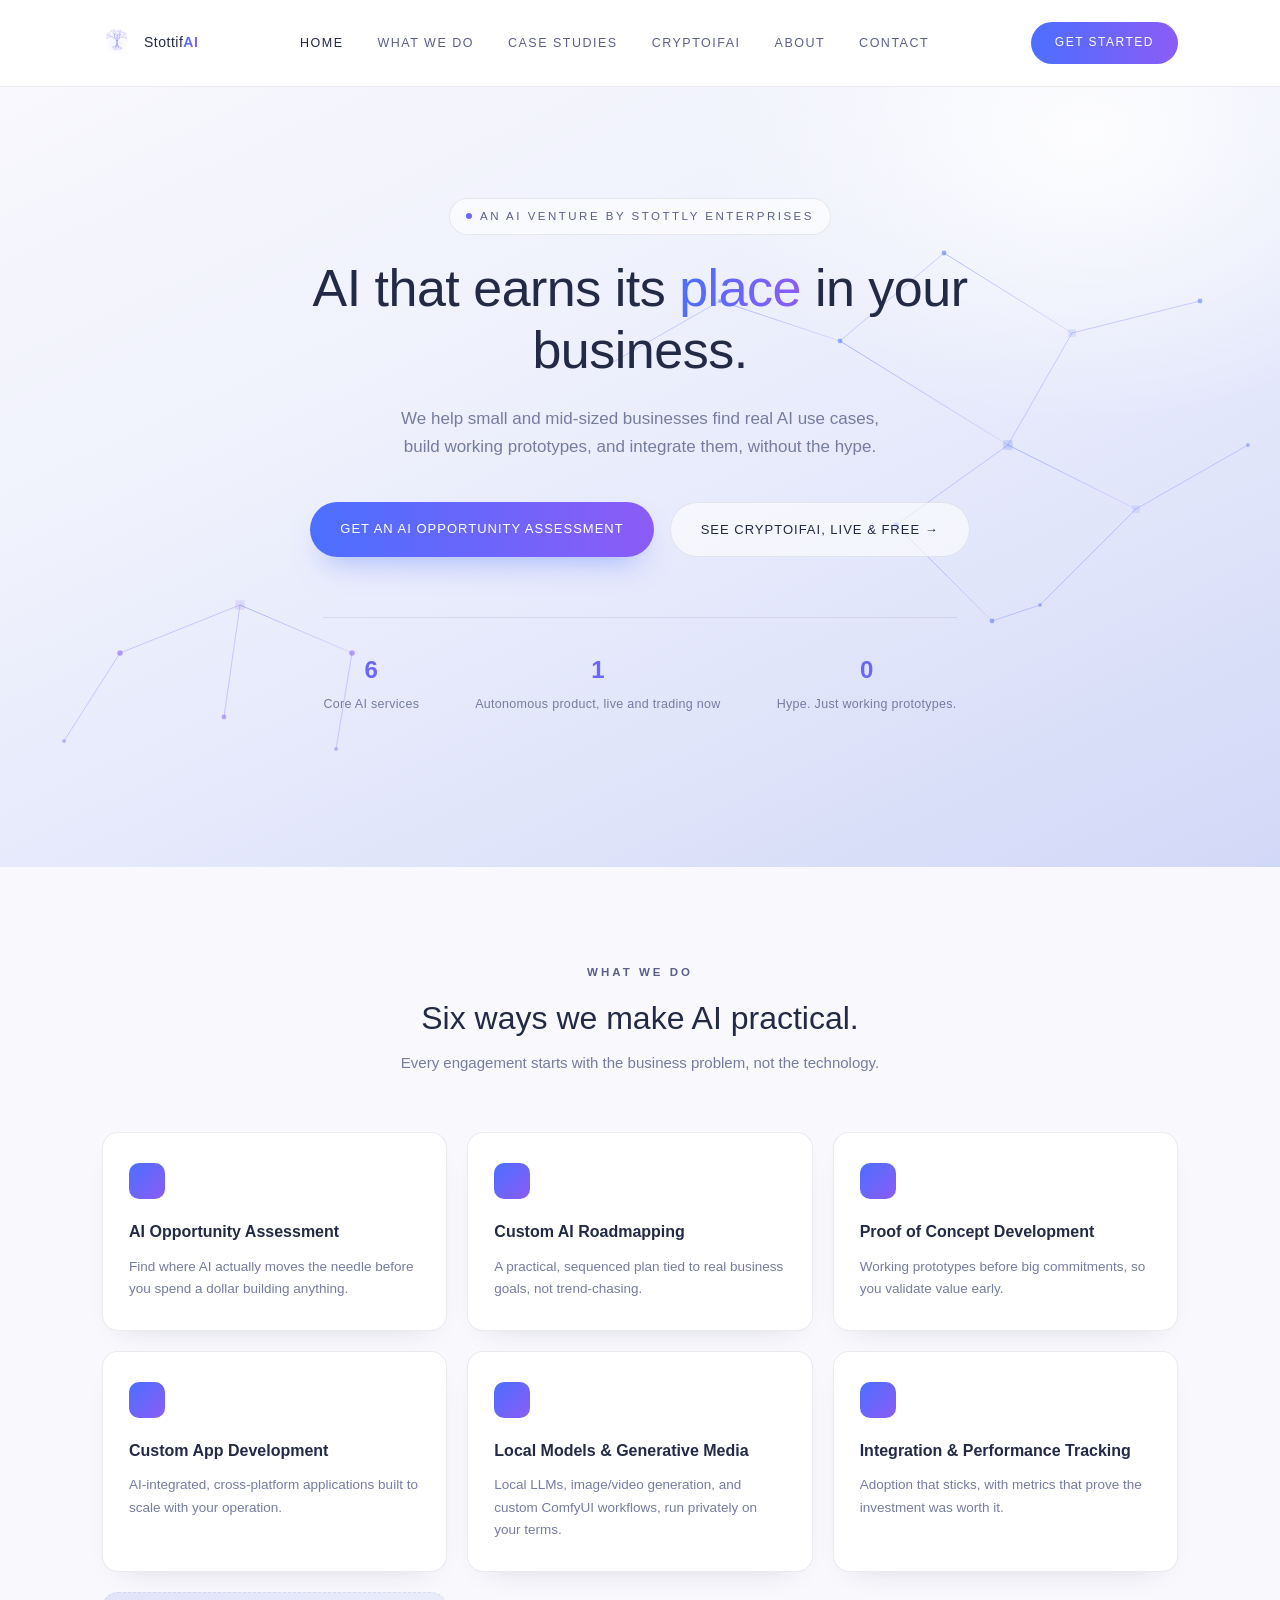
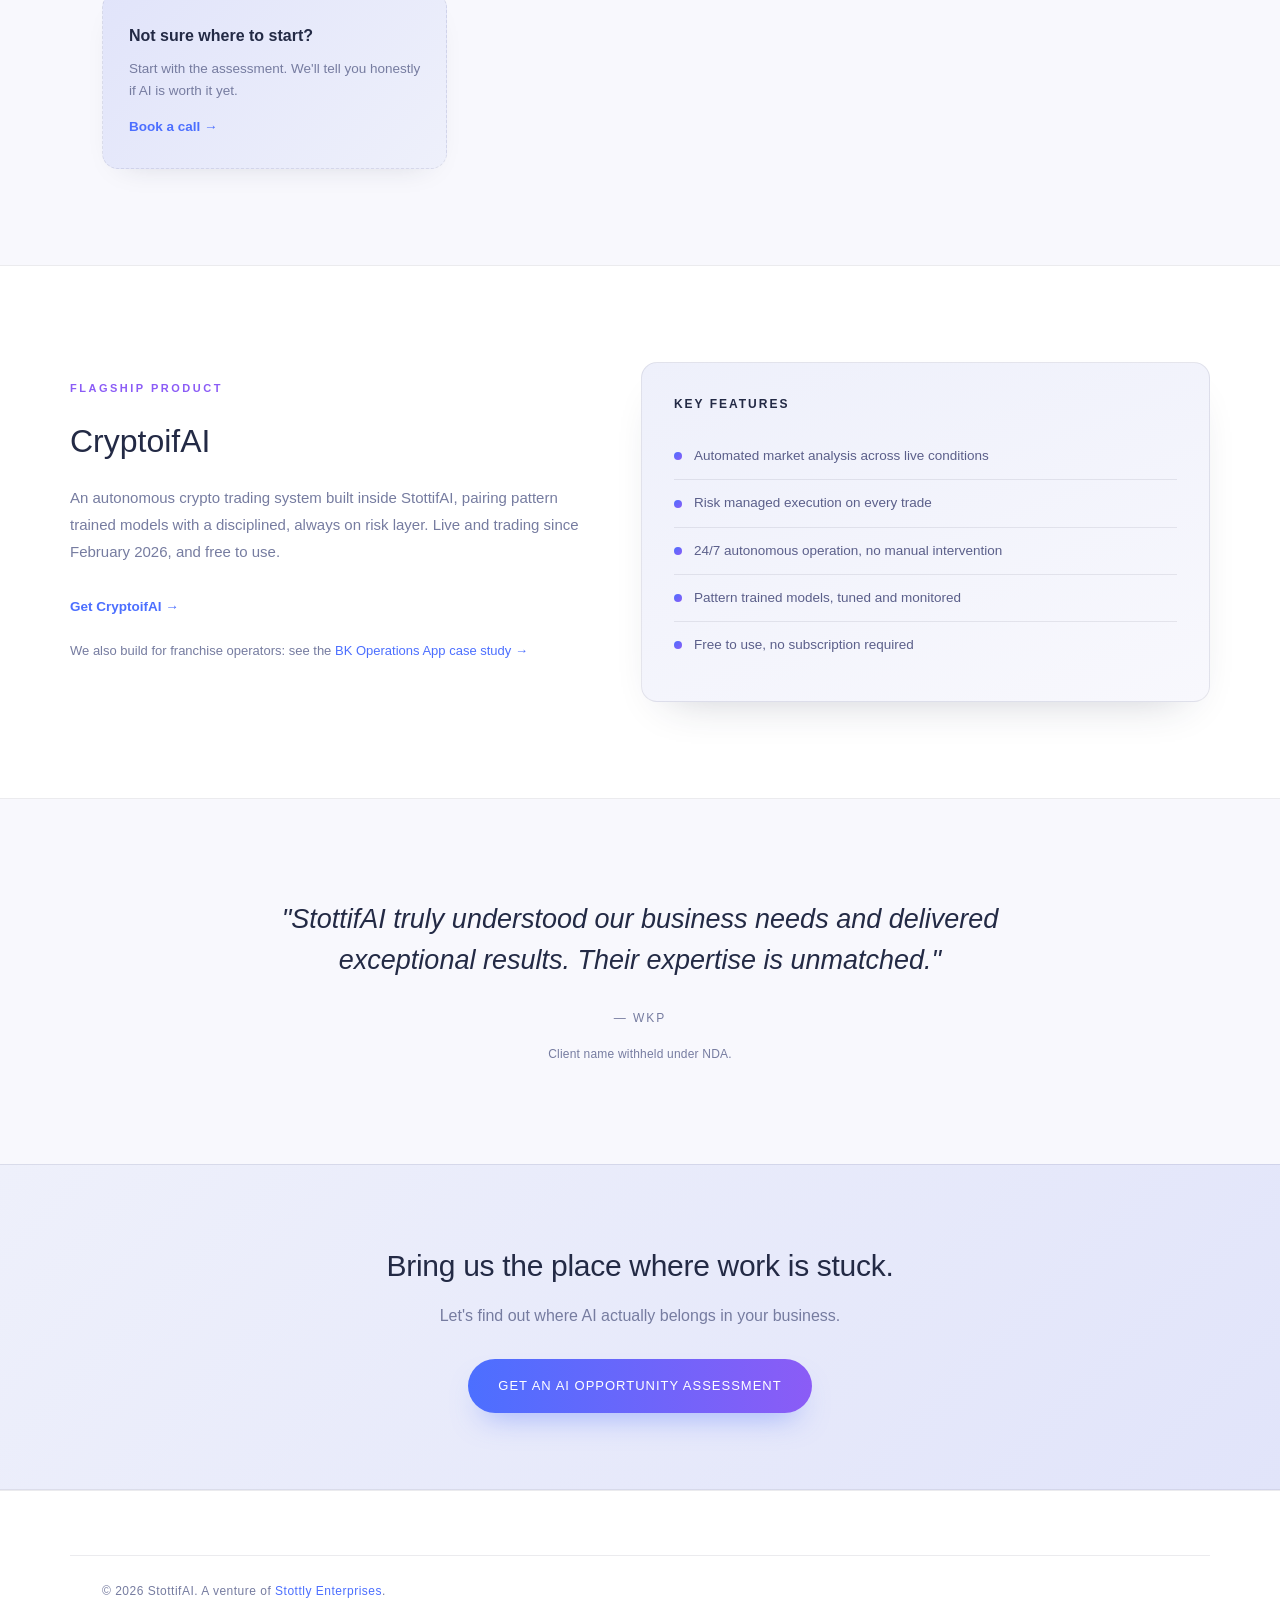
<file: index.html>
<!DOCTYPE html>
<html lang="en">
<head>
<meta charset="UTF-8">
<meta name="viewport" content="width=device-width, initial-scale=1.0">
<title>Stottifai Homepage</title>
<link rel="stylesheet" href="stottifai-style.css">
<link rel="icon" type="image/svg+xml" href="stottifai-logo.svg">
</head>
<body>
<header class="site-header">
<nav>
  <a class="brand" href="index.html">
    <img src="stottifai-logo.svg" alt="StottifAI" style="width:30px;height:30px;display:block;">
    <span class="name">Stottif<b>AI</b></span>
  </a>
  <div class="nav-links"><a href="index.html" class="active">Home</a><a href="what-we-do.html">What We Do</a><a href="case-studies.html">Case Studies</a><a href="cryptoifai.html">CryptoifAI</a><a href="about.html">About</a><a href="contact.html">Contact</a></div>
  <a class="nav-cta" href="contact.html">Get Started</a>
</nav>
</header>
<section class="hero">
  <div class="hero-bg">
    <svg viewBox="0 0 1600 800" xmlns="http://www.w3.org/2000/svg">
      <defs>
        <filter id="glow"><feGaussianBlur stdDeviation="6"/></filter>
        <linearGradient id="lineGrad" x1="0" y1="0" x2="1" y2="1">
          <stop offset="0%" stop-color="#4C6FFF" stop-opacity="0.45"/>
          <stop offset="100%" stop-color="#8B5CF6" stop-opacity="0.15"/>
        </linearGradient>
      </defs>
      <!-- constellation network -->
      <g stroke="url(#lineGrad)" stroke-width="1.2" fill="none">
        <line x1="1180" y1="120" x2="1340" y2="220"/>
        <line x1="1340" y1="220" x2="1260" y2="360"/>
        <line x1="1180" y1="120" x2="1050" y2="230"/>
        <line x1="1050" y1="230" x2="1260" y2="360"/>
        <line x1="1050" y1="230" x2="900" y2="180"/>
        <line x1="1340" y1="220" x2="1500" y2="180"/>
        <line x1="1260" y1="360" x2="1420" y2="440"/>
        <line x1="1420" y1="440" x2="1560" y2="360"/>
        <line x1="1260" y1="360" x2="1120" y2="460"/>
        <line x1="1120" y1="460" x2="1240" y2="580"/>
        <line x1="1420" y1="440" x2="1300" y2="560"/>
        <line x1="1300" y1="560" x2="1240" y2="580"/>
        <line x1="900" y1="180" x2="760" y2="260"/>
        <line x1="150" y1="620" x2="300" y2="560"/>
        <line x1="300" y1="560" x2="280" y2="700"/>
        <line x1="150" y1="620" x2="80" y2="730"/>
        <line x1="300" y1="560" x2="440" y2="620"/>
        <line x1="440" y1="620" x2="420" y2="740"/>
      </g>
      <g fill="#4C6FFF">
        <circle cx="1180" cy="120" r="3" opacity="0.55"/>
        <circle cx="1340" cy="220" r="4" opacity="0.7" filter="url(#glow)"/>
        <circle cx="1260" cy="360" r="5" opacity="0.8" filter="url(#glow)"/>
        <circle cx="1050" cy="230" r="3" opacity="0.5"/>
        <circle cx="900" cy="180" r="2.5" opacity="0.45"/>
        <circle cx="1500" cy="180" r="3" opacity="0.5"/>
        <circle cx="1420" cy="440" r="4" opacity="0.65" filter="url(#glow)"/>
        <circle cx="1560" cy="360" r="2.5" opacity="0.4"/>
        <circle cx="1120" cy="460" r="3.5" opacity="0.55"/>
        <circle cx="1240" cy="580" r="3" opacity="0.5"/>
        <circle cx="1300" cy="560" r="2.5" opacity="0.4"/>
        <circle cx="760" cy="260" r="2" opacity="0.35"/>
      </g>
      <g fill="#8B5CF6">
        <circle cx="150" cy="620" r="3.5" opacity="0.55"/>
        <circle cx="300" cy="560" r="4.5" opacity="0.7" filter="url(#glow)"/>
        <circle cx="280" cy="700" r="3" opacity="0.5"/>
        <circle cx="80" cy="730" r="2.5" opacity="0.4"/>
        <circle cx="440" cy="620" r="3.5" opacity="0.55"/>
        <circle cx="420" cy="740" r="2.5" opacity="0.4"/>
      </g>
    </svg>
  </div>

  <div class="hero-content">
    <div class="eyebrow">An AI venture by Stottly Enterprises</div>
    <h1>AI that earns its <span class="grad-text">place</span> in your business.</h1>
    <p>We help small and mid-sized businesses find real AI use cases, build working prototypes, and integrate them, without the hype.</p>
    <div class="btn-row">
      <a class="btn-primary" href="contact.html">Get an AI Opportunity Assessment</a>
      <a class="btn-secondary" href="cryptoifai.html">See CryptoifAI, live &amp; free →</a>
    </div>
    <div class="stats">
      <div><b>6</b><span>Core AI services</span></div>
      <div><b>1</b><span>Autonomous product, live and trading now</span></div>
      <div><b>0</b><span>Hype. Just working prototypes.</span></div>
    </div>
  </div>
</section>

<section class="section">
  <div class="wrap">
    <div class="section-head">
      <div class="section-label">What We Do</div>
      <h2>Six ways we make AI practical.</h2>
      <p>Every engagement starts with the business problem, not the technology.</p>
    </div>
    <div class="pillars">
      <div class="pillar">
        <div class="icon"></div>
        <h3>AI Opportunity Assessment</h3>
        <p>Find where AI actually moves the needle before you spend a dollar building anything.</p>
      </div>
      <div class="pillar">
        <div class="icon"></div>
        <h3>Custom AI Roadmapping</h3>
        <p>A practical, sequenced plan tied to real business goals, not trend-chasing.</p>
      </div>
      <div class="pillar">
        <div class="icon"></div>
        <h3>Proof of Concept Development</h3>
        <p>Working prototypes before big commitments, so you validate value early.</p>
      </div>
      <div class="pillar">
        <div class="icon"></div>
        <h3>Custom App Development</h3>
        <p>AI-integrated, cross-platform applications built to scale with your operation.</p>
      </div>
      <div class="pillar">
        <div class="icon"></div>
        <h3>Local Models &amp; Generative Media</h3>
        <p>Local LLMs, image/video generation, and custom ComfyUI workflows, run privately on your terms.</p>
      </div>
      <div class="pillar">
        <div class="icon"></div>
        <h3>Integration &amp; Performance Tracking</h3>
        <p>Adoption that sticks, with metrics that prove the investment was worth it.</p>
      </div>
      <div class="pillar cta-pillar">
        <h3>Not sure where to start?</h3>
        <p>Start with the assessment. We'll tell you honestly if AI is worth it yet.</p>
        <a class="case-link" href="contact.html">Book a call →</a>
      </div>
    </div>
  </div>
</section>

<section class="case">
  <div class="wrap case-inner">
    <div>
      <div class="case-tag">Flagship Product</div>
      <h2>CryptoifAI</h2>
      <p>An autonomous crypto trading system built inside StottifAI, pairing pattern trained models with a disciplined, always on risk layer. Live and trading since February 2026, and free to use.</p>
      <a class="case-link" href="cryptoifai.html">Get CryptoifAI →</a>
      <p style="font-size:13px;color:var(--muted);margin-top:20px;">We also build for franchise operators: see the <a href="case-studies.html" style="color:var(--blue);font-weight:500;">BK Operations App case study →</a></p>
    </div>
    <div class="case-panel">
      <div class="title">Key Features</div>
      <div class="feature-row"><div class="dot"></div>Automated market analysis across live conditions</div>
      <div class="feature-row"><div class="dot"></div>Risk managed execution on every trade</div>
      <div class="feature-row"><div class="dot"></div>24/7 autonomous operation, no manual intervention</div>
      <div class="feature-row"><div class="dot"></div>Pattern trained models, tuned and monitored</div>
      <div class="feature-row"><div class="dot"></div>Free to use, no subscription required</div>
    </div>
  </div>
</section>

<section class="testimonial">
  <div class="wrap">
    <blockquote>"StottifAI truly understood our business needs and delivered exceptional results. Their expertise is unmatched."</blockquote>
    <cite>— WKP</cite>
    <p style="font-size:12px;color:var(--muted);margin-top:14px;letter-spacing:0.2px;">Client name withheld under NDA.</p>
  </div>
</section>

<section class="cta-band">
  <div class="wrap">
    <h2>Bring us the place where work is stuck.</h2>
    <p>Let's find out where AI actually belongs in your business.</p>
    <a class="btn-primary" href="contact.html">Get an AI Opportunity Assessment</a>
  </div>
</section>

<footer>
  <div class="wrap footer-bottom">
    <div>&copy; 2026 StottifAI. A venture of <a href="https://www.stottlyenterprises.com/" style="color:var(--blue);font-weight:500;">Stottly Enterprises</a>.</div>
  </div>
</footer>

<script src="https://helloskip.com/agent.js" data-agent-id="7RwCEiIXeglIzRmdTu8L"></script>
</body>
</html>
</file>
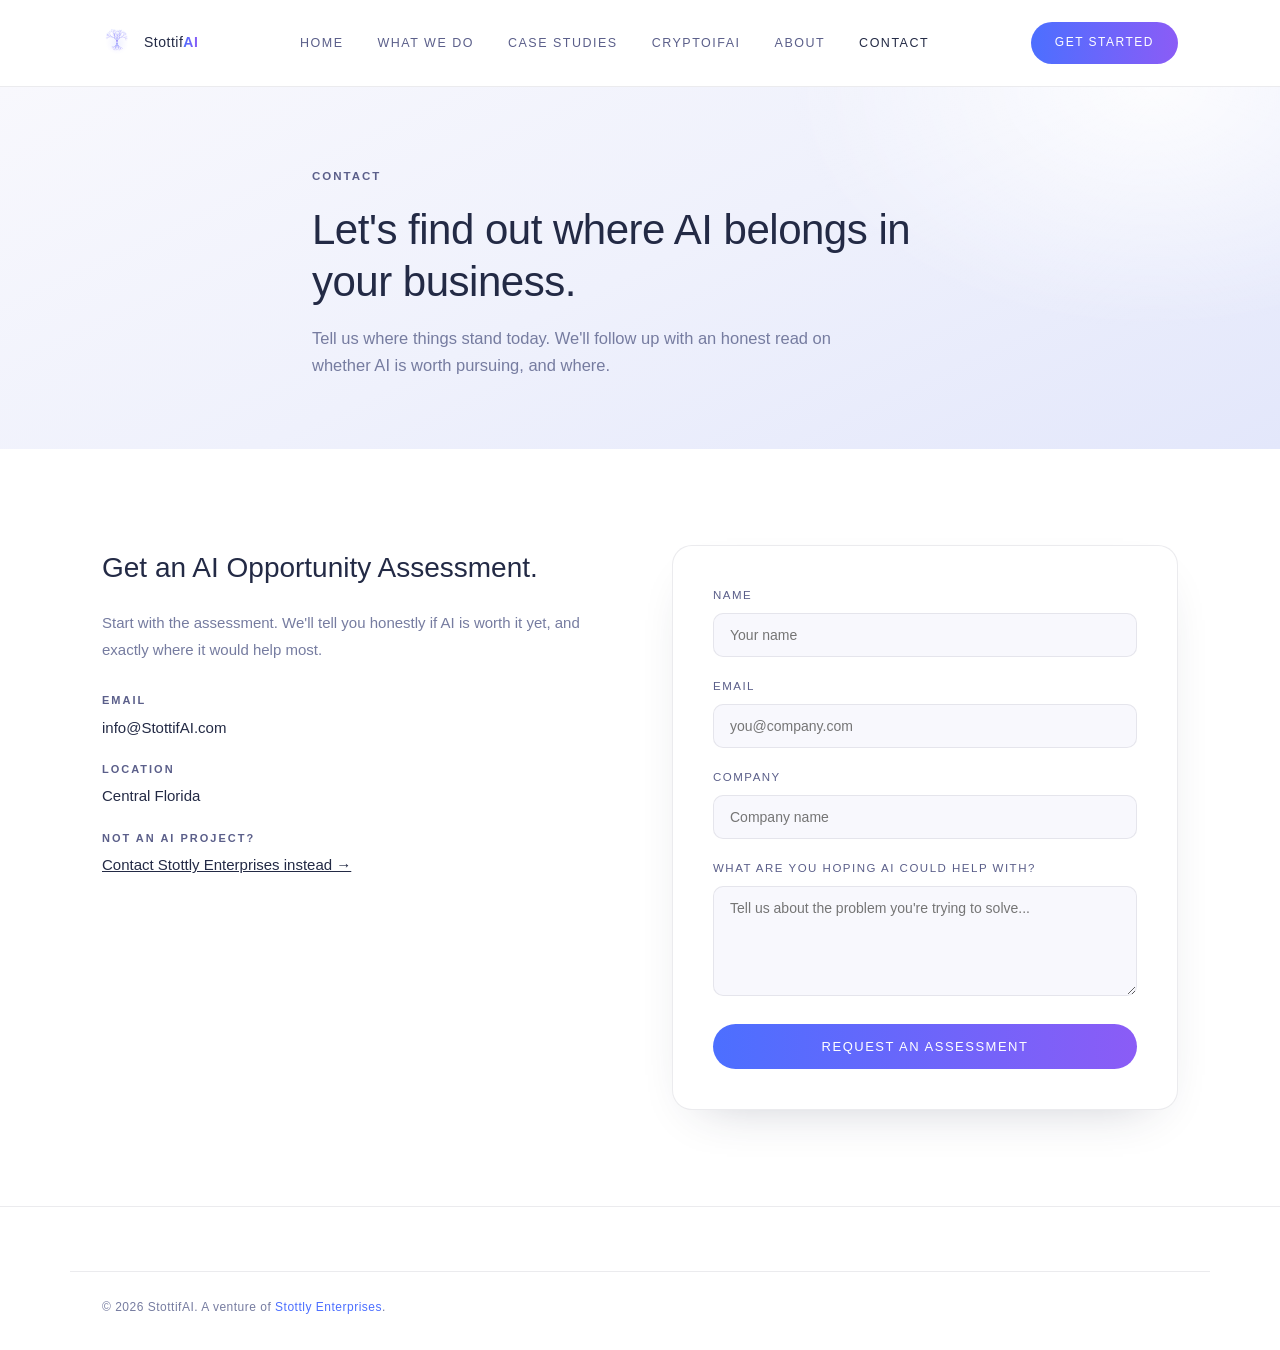
<file: contact.html>
<!DOCTYPE html>
<html lang="en">
<head>
<meta charset="UTF-8">
<meta name="viewport" content="width=device-width, initial-scale=1.0">
<title>Contact | StottifAI</title>
<link rel="stylesheet" href="stottifai-style.css">
<link rel="icon" type="image/svg+xml" href="stottifai-logo.svg">
</head>
<body>
<header class="site-header">
<nav>
  <a class="brand" href="index.html">
    <img src="stottifai-logo.svg" alt="StottifAI" style="width:30px;height:30px;display:block;">
    <span class="name">Stottif<b>AI</b></span>
  </a>
  <div class="nav-links"><a href="index.html">Home</a><a href="what-we-do.html">What We Do</a><a href="case-studies.html">Case Studies</a><a href="cryptoifai.html">CryptoifAI</a><a href="about.html">About</a><a href="contact.html" class="active">Contact</a></div>
  <a class="nav-cta" href="contact.html">Get Started</a>
</nav>
</header>

<section class="page-hero">
  <div class="page-hero-bg"></div>
  <div class="wrap page-hero-content">
    <div class="breadcrumb">Contact</div>
    <h1>Let's find out where AI belongs in your business.</h1>
    <p>Tell us where things stand today. We'll follow up with an honest read on whether AI is worth pursuing, and where.</p>
  </div>
</section>

<section class="section section-alt">
  <div class="wrap contact-grid">
    <div class="contact-info">
      <h2>Get an AI Opportunity Assessment.</h2>
      <p>Start with the assessment. We'll tell you honestly if AI is worth it yet, and exactly where it would help most.</p>
      <div class="contact-detail">
        <div class="label">Email</div>
        <div class="value">info@StottifAI.com</div>
      </div>
      <div class="contact-detail">
        <div class="label">Location</div>
        <div class="value">Central Florida</div>
      </div>
      <div class="contact-detail">
        <div class="label">Not an AI project?</div>
        <div class="value"><a href="https://www.stottlyenterprises.com/contact-1" style="text-decoration:underline;">Contact Stottly Enterprises instead →</a></div>
      </div>
    </div>
    <form class="contact-form" action="https://formsubmit.co/info@StottifAI.com" method="POST">
      <input type="hidden" name="_subject" value="New inquiry from StottifAI website">
      <input type="hidden" name="_template" value="table">
      <input type="hidden" name="_captcha" value="false">
      <input type="text" name="_honey" style="display:none">
      <div class="form-row">
        <label>Name</label>
        <input type="text" name="name" placeholder="Your name" required>
      </div>
      <div class="form-row">
        <label>Email</label>
        <input type="email" name="email" placeholder="you@company.com" required>
      </div>
      <div class="form-row">
        <label>Company</label>
        <input type="text" name="company" placeholder="Company name">
      </div>
      <div class="form-row">
        <label>What are you hoping AI could help with?</label>
        <textarea name="message" placeholder="Tell us about the problem you're trying to solve..."></textarea>
      </div>
      <button type="submit" class="form-submit">Request an Assessment</button>
    </form>
  </div>
</section>

<footer>
  <div class="wrap footer-bottom">
    <div>&copy; 2026 StottifAI. A venture of <a href="https://www.stottlyenterprises.com/" style="color:var(--blue);font-weight:500;">Stottly Enterprises</a>.</div>
  </div>
</footer>

<script src="https://helloskip.com/agent.js" data-agent-id="7RwCEiIXeglIzRmdTu8L"></script>
</body>
</html>
</file>
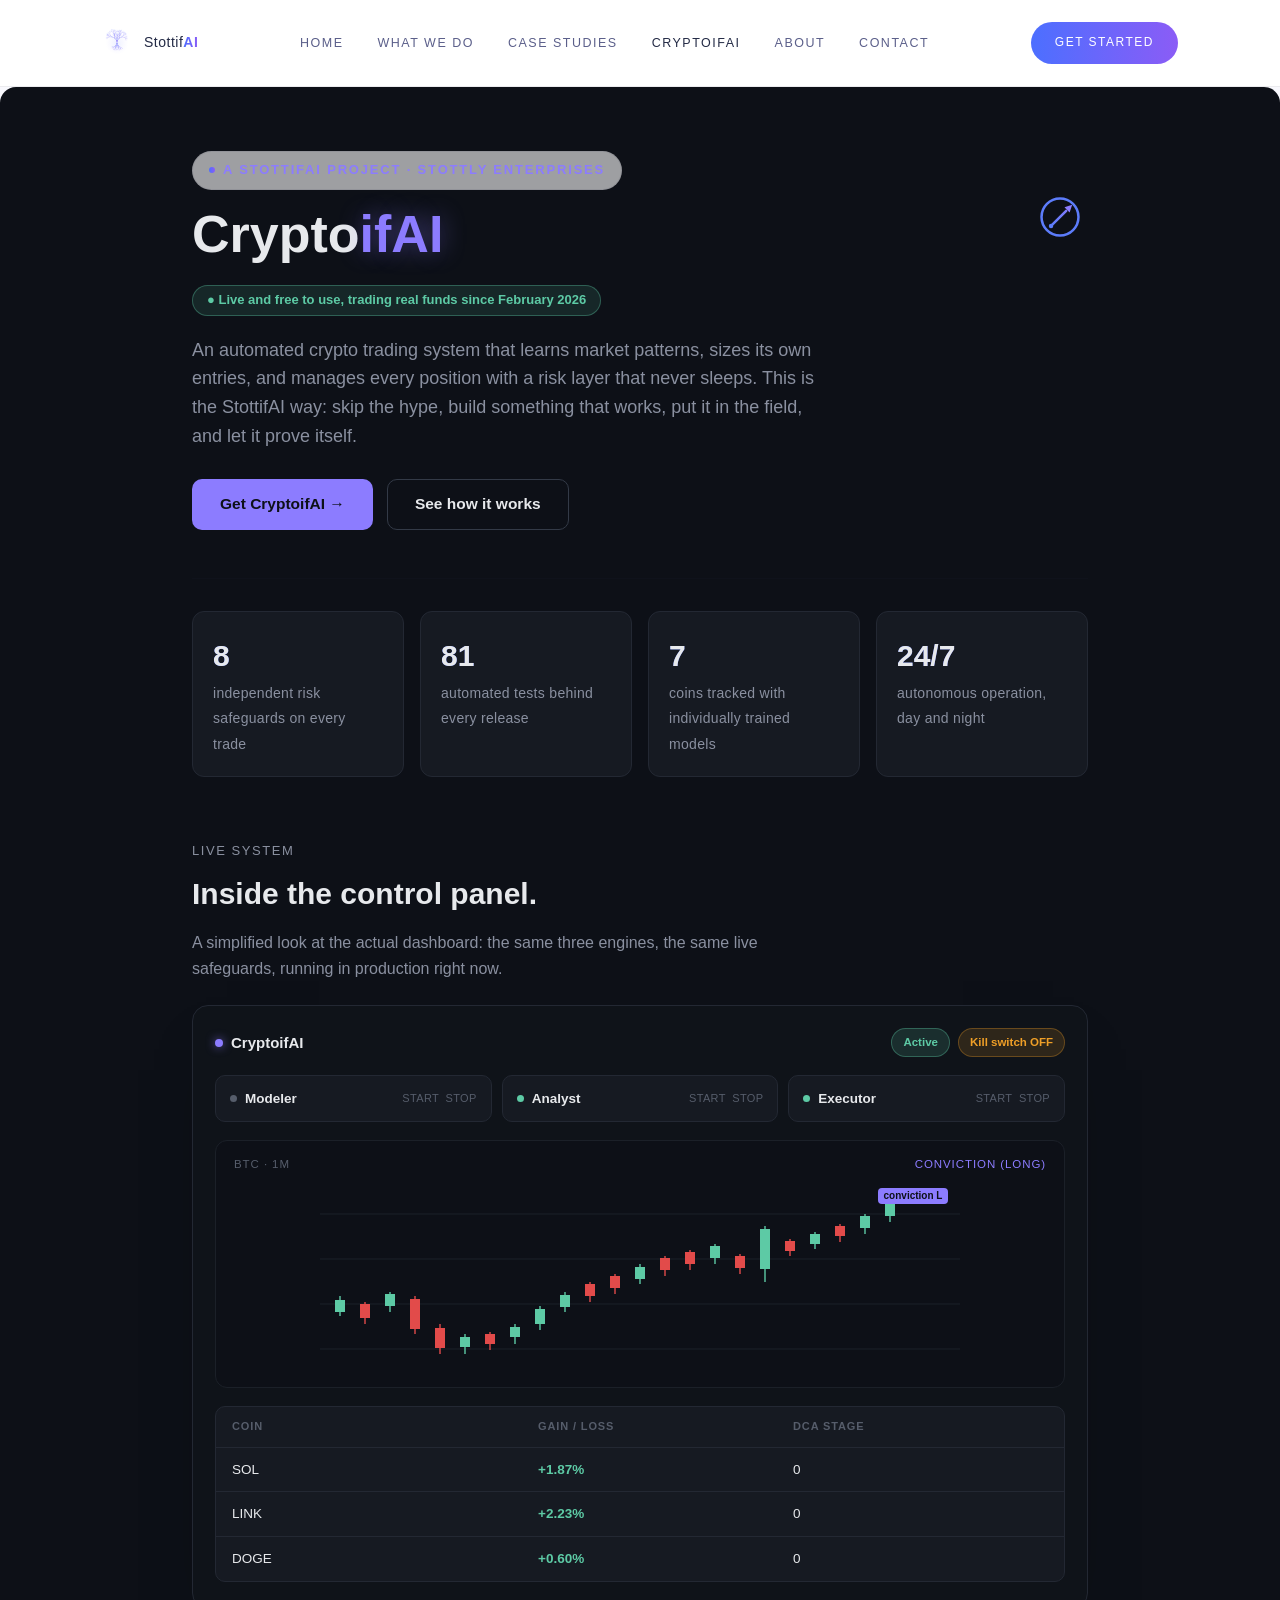
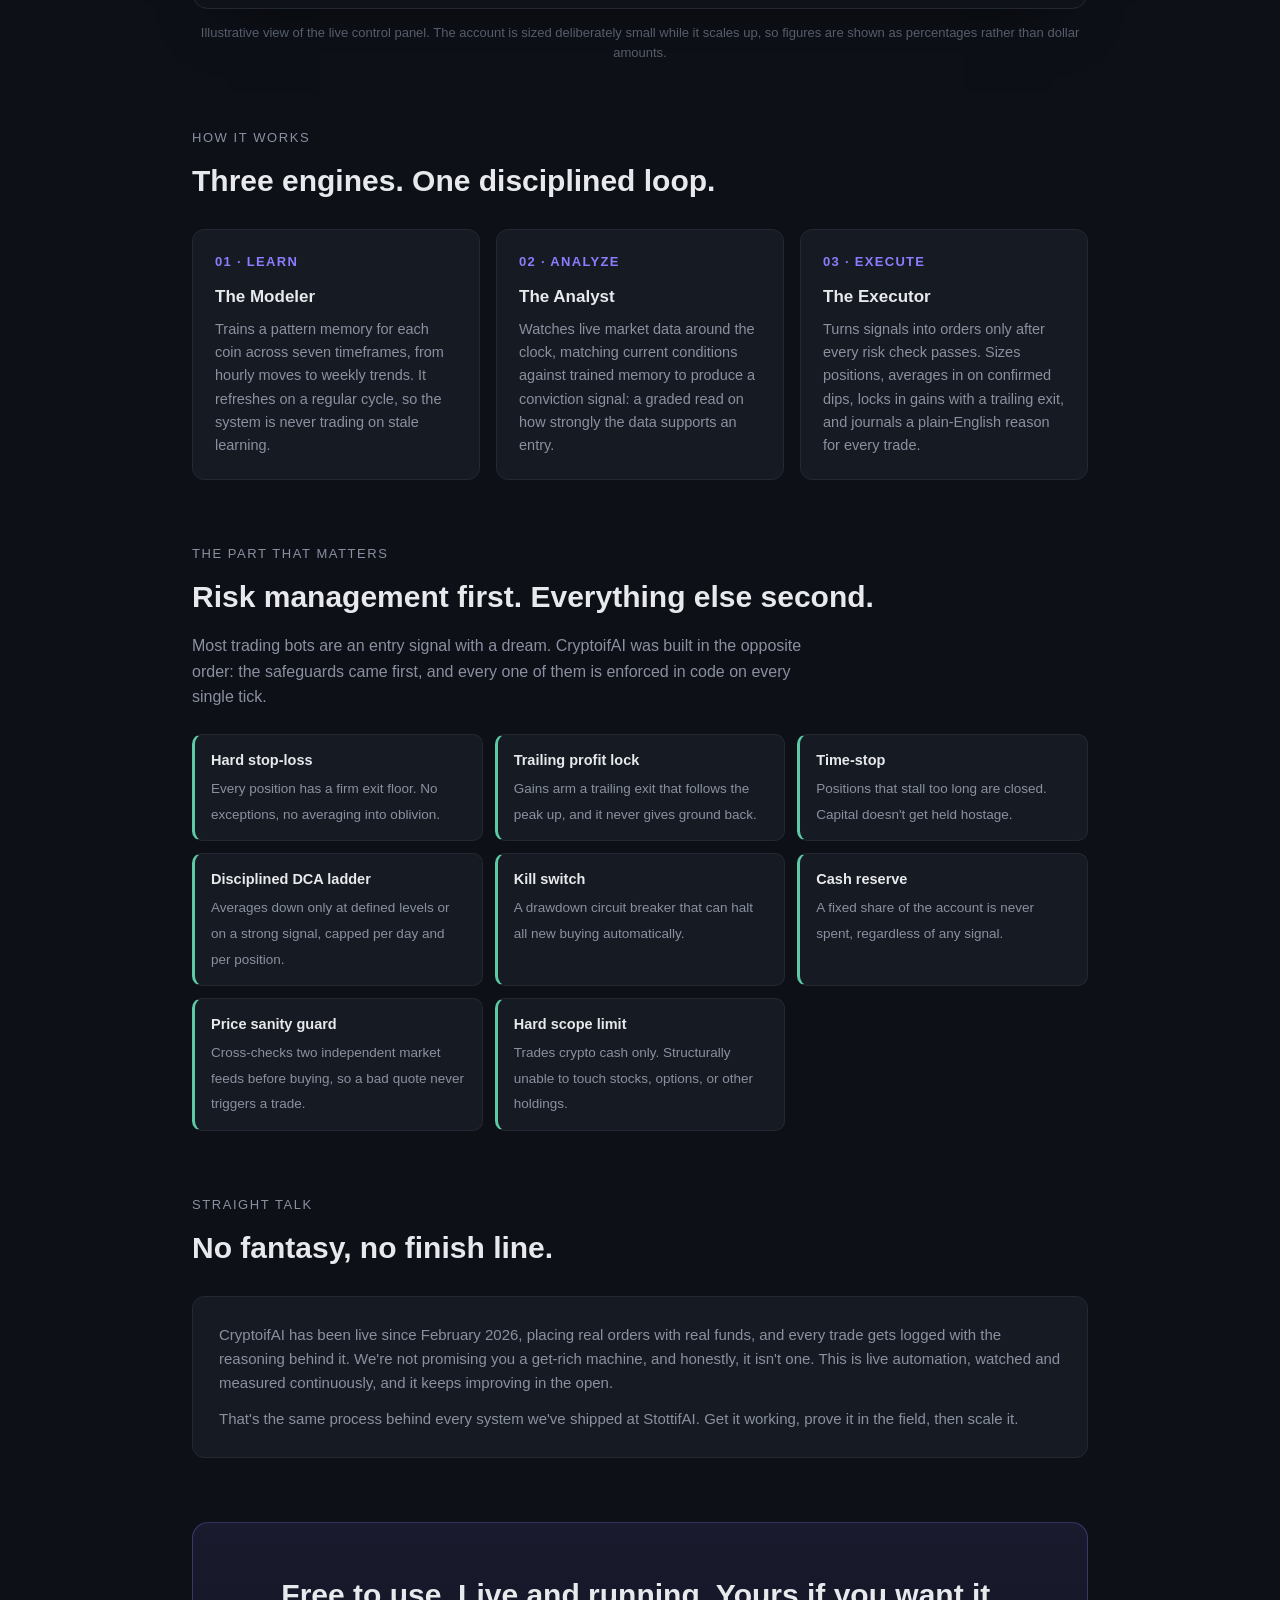
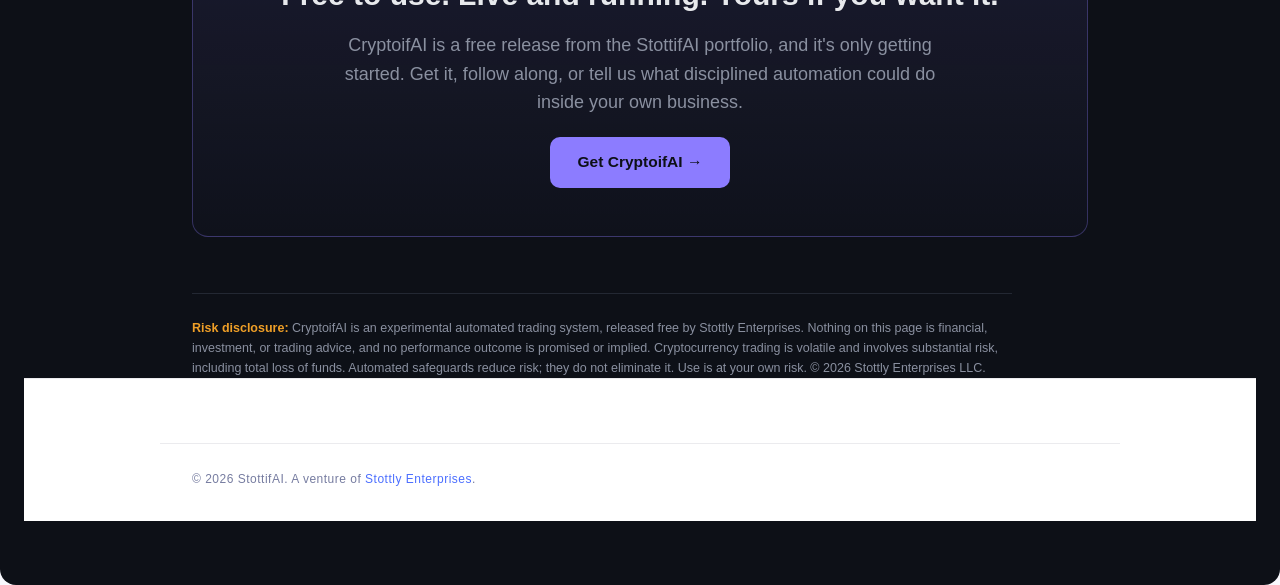
<file: cryptoifai.html>
<!DOCTYPE html>
<html lang="en">
<head>
<meta charset="UTF-8">
<meta name="viewport" content="width=device-width, initial-scale=1.0">
<title>CryptoifAI | StottifAI</title>
<link rel="stylesheet" href="stottifai-style.css">
<style>body{margin:0;}</style>
<link rel="icon" type="image/svg+xml" href="stottifai-logo.svg">
</head>
<body>
<header class="site-header">
<nav>
  <a class="brand" href="index.html">
    <img src="stottifai-logo.svg" alt="StottifAI" style="width:30px;height:30px;display:block;">
    <span class="name">Stottif<b>AI</b></span>
  </a>
  <div class="nav-links"><a href="index.html">Home</a><a href="what-we-do.html">What We Do</a><a href="case-studies.html">Case Studies</a><a href="cryptoifai.html" class="active">CryptoifAI</a><a href="about.html">About</a><a href="contact.html">Contact</a></div>
  <a class="nav-cta" href="contact.html">Get Started</a>
</nav>
</header>
<!-- ============================================================
  CryptoifAI — product page (embeddable HTML block)
  A StottifAI project · Stottly Enterprises LLC
  All styles scoped under .cfai — safe to paste into a site-builder
  HTML/embed block without affecting the rest of the page.
  Palette matches the CryptoifAI app: #0D1017 / #8C7CFF / #5DCAA5
============================================================= -->
<div class="cfai">
<style>
  .cfai{background:#0D1017;color:#E7E9EC;font-family:-apple-system,"Segoe UI",Helvetica,Arial,sans-serif;line-height:1.6;padding:64px 24px;border-radius:16px}
  .cfai *{box-sizing:border-box;margin:0}
  .cfai .wrap{max-width:960px;margin:0 auto}
  .cfai .eyebrow{color:#8C7CFF;font-size:13px;letter-spacing:.14em;text-transform:uppercase;font-weight:600}
  .cfai h1{font-size:clamp(32px,5vw,52px);line-height:1.1;margin:16px 0 20px;font-weight:700}
  .cfai h1 .glow{color:#8C7CFF;text-shadow:0 0 24px rgba(140,124,255,.45)}
  .cfai h2{font-size:clamp(22px,3vw,30px);margin:0 0 12px}
  .cfai .lead{color:#8A90A0;font-size:18px;max-width:640px}
  .cfai .badge{display:inline-block;background:rgba(93,202,165,.12);color:#5DCAA5;border:1px solid rgba(93,202,165,.35);border-radius:999px;padding:4px 14px;font-size:13px;font-weight:600;margin-bottom:20px}
  .cfai .stats{display:grid;grid-template-columns:repeat(auto-fit,minmax(180px,1fr));gap:16px;margin:48px 0}
  .cfai .stat{background:#161A22;border:1px solid #232833;border-radius:12px;padding:20px}
  .cfai .stat b{display:block;font-size:30px;color:#E7E9EC}
  .cfai .stat span{color:#8A90A0;font-size:14px}
  .cfai .sect{margin-top:64px}
  .cfai .sect-label{color:#8A90A0;font-size:13px;letter-spacing:.12em;text-transform:uppercase;margin-bottom:8px}
  .cfai .cols{display:grid;grid-template-columns:repeat(auto-fit,minmax(240px,1fr));gap:16px;margin-top:24px}
  .cfai .card{background:#161A22;border:1px solid #232833;border-radius:12px;padding:22px}
  .cfai .card h3{font-size:17px;margin-bottom:8px}
  .cfai .card .num{color:#8C7CFF;font-size:13px;font-weight:600;letter-spacing:.1em;display:block;margin-bottom:10px}
  .cfai .card p{color:#8A90A0;font-size:14.5px}
  .cfai .risk-grid{display:grid;grid-template-columns:repeat(auto-fit,minmax(220px,1fr));gap:12px;margin-top:24px}
  .cfai .risk{background:#161A22;border:1px solid #232833;border-left:3px solid #5DCAA5;border-radius:10px;padding:14px 16px}
  .cfai .risk b{display:block;font-size:14.5px;margin-bottom:3px}
  .cfai .risk span{color:#8A90A0;font-size:13.5px}
  .cfai .plain{background:#161A22;border:1px solid #232833;border-radius:12px;padding:26px;margin-top:24px}
  .cfai .plain p{color:#8A90A0;font-size:15px}
  .cfai .plain p+p{margin-top:12px}
  .cfai .plain b{color:#E7E9EC}
  .cfai .cta{margin-top:64px;text-align:center;background:linear-gradient(180deg,rgba(140,124,255,.10),rgba(140,124,255,.02));border:1px solid rgba(140,124,255,.3);border-radius:16px;padding:48px 24px}
  .cfai .btn{display:inline-block;background:#8C7CFF;color:#0D1017;font-weight:700;text-decoration:none;border-radius:10px;padding:13px 28px;margin-top:20px;font-size:15.5px}
  .cfai .btn:hover{filter:brightness(1.1)}
  .cfai .disclaimer{margin-top:56px;border-top:1px solid #232833;padding-top:24px;color:#8A90A0;font-size:12.5px;max-width:820px}
  .cfai .disclaimer b{color:#EF9F27}
  .cfai .brand-row{display:flex;align-items:center;justify-content:space-between;gap:18px;margin-bottom:2px}
  .cfai .brand-mark{width:56px;height:56px;flex:0 0 auto}

  .cfai .dash{background:#0F1319;border:1px solid #232833;border-radius:16px;padding:22px 22px 26px;margin-top:24px;box-shadow:0 30px 60px -35px rgba(0,0,0,.6)}
  .cfai .dash-top{display:flex;align-items:center;justify-content:space-between;flex-wrap:wrap;gap:10px;margin-bottom:18px}
  .cfai .dash-brand{display:flex;align-items:center;gap:8px;font-weight:700;font-size:15px}
  .cfai .dash-brand .dot{width:8px;height:8px;border-radius:50%;background:#8C7CFF;box-shadow:0 0 10px rgba(140,124,255,.7)}
  .cfai .dash-badges{display:flex;gap:8px}
  .cfai .pill{font-size:11.5px;font-weight:700;padding:4px 11px;border-radius:999px}
  .cfai .pill-live{background:rgba(93,202,165,.15);color:#5DCAA5;border:1px solid rgba(93,202,165,.35)}
  .cfai .pill-off{background:rgba(239,159,39,.14);color:#EF9F27;border:1px solid rgba(239,159,39,.3)}
  .cfai .dash-agents{display:grid;grid-template-columns:repeat(auto-fit,minmax(150px,1fr));gap:10px;margin-bottom:18px}
  .cfai .agent{background:#161A22;border:1px solid #232833;border-radius:10px;padding:12px 14px;display:flex;align-items:center;gap:8px;font-size:13.5px;font-weight:600}
  .cfai .agent .adot{width:7px;height:7px;border-radius:50%;background:#5DCAA5;flex:0 0 auto}
  .cfai .agent .adot.idle{background:#565D6B}
  .cfai .agent-btns{margin-left:auto;color:#565D6B;font-size:11px;font-weight:500;letter-spacing:.03em}
  .cfai .dash-chart{background:#0D1017;border:1px solid #1B2028;border-radius:12px;padding:14px 10px 6px;margin-bottom:18px}
  .cfai .dash-chart-label{display:flex;justify-content:space-between;align-items:center;padding:0 8px 10px;color:#565D6B;font-size:11.5px;letter-spacing:.08em;text-transform:uppercase}
  .cfai .dash-positions{background:#161A22;border:1px solid #232833;border-radius:10px;overflow:hidden}
  .cfai .pos-row{display:grid;grid-template-columns:1.2fr 1fr 1fr;padding:11px 16px;font-size:13.5px}
  .cfai .pos-row+.pos-row{border-top:1px solid #232833}
  .cfai .pos-head{color:#565D6B;font-size:11px;letter-spacing:.08em;text-transform:uppercase;font-weight:600}
  .cfai .pos-gain{color:#5DCAA5;font-weight:600}
  .cfai .dash-caption{color:#565D6B;font-size:13px;margin-top:14px;text-align:center}

  .cfai .get-row{display:flex;gap:14px;flex-wrap:wrap;align-items:center;margin-top:28px}
  .cfai .get-row .btn,.cfai .get-row .btn-outline{margin-top:0}
  .cfai .btn-outline{display:inline-block;background:transparent;color:#E7E9EC;border:1px solid #333A47;text-decoration:none;border-radius:10px;padding:12px 27px;font-size:15.5px;font-weight:600}
  .cfai .btn-outline:hover{border-color:#565D6B}

  .cfai-modal-overlay{display:none;position:fixed;inset:0;background:rgba(6,8,12,.72);z-index:9999;align-items:center;justify-content:center;padding:20px}
  .cfai-modal{position:relative;background:#161A22;border:1px solid #232833;border-radius:18px;max-width:420px;width:100%;padding:36px 32px 30px;text-align:center;box-shadow:0 40px 80px -30px rgba(0,0,0,.6)}
  .cfai-modal-close{position:absolute;top:14px;right:16px;background:none;border:none;color:#565D6B;font-size:22px;line-height:1;cursor:pointer;padding:4px}
  .cfai-modal-close:hover{color:#E7E9EC}
  .cfai-modal-icon{font-size:34px;margin-bottom:14px}
  .cfai-modal h3{font-size:20px;margin-bottom:10px;color:#E7E9EC}
  .cfai-modal p{color:#8A90A0;font-size:14.5px;margin-bottom:24px;line-height:1.6}
  .cfai-modal-coffee{display:block;width:100%;background:#8C7CFF;color:#0D1017;font-weight:700;text-decoration:none;border-radius:10px;padding:13px 20px;font-size:15px;margin-bottom:14px}
  .cfai-modal-coffee:hover{filter:brightness(1.1)}
  .cfai-modal-skip{display:block;color:#8A90A0;text-decoration:underline;font-size:13.5px}
  .cfai-modal-skip:hover{color:#E7E9EC}
</style>
<div class="wrap">

  <div class="brand-row">
    <div>
      <p class="eyebrow">A StottifAI Project &middot; Stottly Enterprises</p>
      <h1>Crypto<span class="glow">ifAI</span></h1>
    </div>
    <svg class="brand-mark" viewBox="0 0 200 200" xmlns="http://www.w3.org/2000/svg">
      <defs>
        <linearGradient id="cfaiArrowGrad" gradientUnits="userSpaceOnUse" x1="68" y1="132" x2="144" y2="56">
          <stop offset="0%" stop-color="#5C7CFA"/>
          <stop offset="100%" stop-color="#8C7CFF"/>
        </linearGradient>
      </defs>
      <circle cx="100" cy="100" r="66" fill="none" stroke="#5C7CFA" stroke-width="9"/>
      <line x1="68" y1="132" x2="122" y2="78" stroke="url(#cfaiArrowGrad)" stroke-width="9" stroke-linecap="round"/>
      <circle cx="68" cy="132" r="8" fill="#5C7CFA"/>
      <polygon points="143.6,56.4 134.4,84 116,65.6" fill="#8C7CFF"/>
    </svg>
  </div>
  <span class="badge">&#9679; Live and free to use, trading real funds since February 2026</span>
  <p class="lead">An automated crypto trading system that learns market patterns, sizes its own entries, and manages every position with a risk layer that never sleeps. This is the StottifAI way: skip the hype, build something that works, put it in the field, and let it prove itself.</p>
  <div class="get-row">
    <a class="btn cfai-get-btn" href="https://www.stottlyenterprises.com/contact-1">Get CryptoifAI →</a>
    <a class="btn-outline" href="#how-it-works">See how it works</a>
  </div>

  <div class="stats">
    <div class="stat"><b>8</b><span>independent risk safeguards on every trade</span></div>
    <div class="stat"><b>81</b><span>automated tests behind every release</span></div>
    <div class="stat"><b>7</b><span>coins tracked with individually trained models</span></div>
    <div class="stat"><b>24/7</b><span>autonomous operation, day and night</span></div>
  </div>

  <div class="sect">
    <p class="sect-label">Live system</p>
    <h2>Inside the control panel.</h2>
    <p class="lead" style="font-size:16px">A simplified look at the actual dashboard: the same three engines, the same live safeguards, running in production right now.</p>
    <div class="dash">
      <div class="dash-top">
        <div class="dash-brand"><span class="dot"></span>CryptoifAI</div>
        <div class="dash-badges"><span class="pill pill-live">Active</span><span class="pill pill-off">Kill switch OFF</span></div>
      </div>
      <div class="dash-agents">
        <div class="agent"><span class="adot idle"></span>Modeler<span class="agent-btns">START&nbsp; STOP</span></div>
        <div class="agent"><span class="adot"></span>Analyst<span class="agent-btns">START&nbsp; STOP</span></div>
        <div class="agent"><span class="adot"></span>Executor<span class="agent-btns">START&nbsp; STOP</span></div>
      </div>
      <div class="dash-chart">
        <div class="dash-chart-label"><span>BTC &middot; 1M</span><span style="color:#8C7CFF;">conviction (long)</span></div>
        <svg viewBox="0 0 640 190" width="100%" height="190" xmlns="http://www.w3.org/2000/svg">
          <line x1="0" y1="30" x2="640" y2="30" stroke="#1B2028" stroke-width="1"/>
          <line x1="0" y1="75" x2="640" y2="75" stroke="#1B2028" stroke-width="1"/>
          <line x1="0" y1="120" x2="640" y2="120" stroke="#1B2028" stroke-width="1"/>
          <line x1="0" y1="165" x2="640" y2="165" stroke="#1B2028" stroke-width="1"/>
          <g stroke-width="1.4">
            <line x1="20" y1="112" x2="20" y2="132" stroke="#5DCAA5"/><rect x="15" y="116" width="10" height="12" fill="#5DCAA5"/>
            <line x1="45" y1="118" x2="45" y2="140" stroke="#E24B4A"/><rect x="40" y="120" width="10" height="14" fill="#E24B4A"/>
            <line x1="70" y1="108" x2="70" y2="128" stroke="#5DCAA5"/><rect x="65" y="110" width="10" height="12" fill="#5DCAA5"/>
            <line x1="95" y1="112" x2="95" y2="150" stroke="#E24B4A"/><rect x="90" y="115" width="10" height="30" fill="#E24B4A"/>
            <line x1="120" y1="140" x2="120" y2="170" stroke="#E24B4A"/><rect x="115" y="144" width="10" height="20" fill="#E24B4A"/>
            <line x1="145" y1="150" x2="145" y2="170" stroke="#5DCAA5"/><rect x="140" y="153" width="10" height="10" fill="#5DCAA5"/>
            <line x1="170" y1="148" x2="170" y2="166" stroke="#E24B4A"/><rect x="165" y="150" width="10" height="10" fill="#E24B4A"/>
            <line x1="195" y1="140" x2="195" y2="160" stroke="#5DCAA5"/><rect x="190" y="143" width="10" height="10" fill="#5DCAA5"/>
            <line x1="220" y1="122" x2="220" y2="146" stroke="#5DCAA5"/><rect x="215" y="125" width="10" height="15" fill="#5DCAA5"/>
            <line x1="245" y1="108" x2="245" y2="128" stroke="#5DCAA5"/><rect x="240" y="111" width="10" height="12" fill="#5DCAA5"/>
            <line x1="270" y1="98" x2="270" y2="118" stroke="#E24B4A"/><rect x="265" y="100" width="10" height="12" fill="#E24B4A"/>
            <line x1="295" y1="90" x2="295" y2="110" stroke="#E24B4A"/><rect x="290" y="92" width="10" height="12" fill="#E24B4A"/>
            <line x1="320" y1="80" x2="320" y2="100" stroke="#5DCAA5"/><rect x="315" y="83" width="10" height="12" fill="#5DCAA5"/>
            <line x1="345" y1="72" x2="345" y2="92" stroke="#E24B4A"/><rect x="340" y="74" width="10" height="12" fill="#E24B4A"/>
            <line x1="370" y1="66" x2="370" y2="86" stroke="#E24B4A"/><rect x="365" y="68" width="10" height="12" fill="#E24B4A"/>
            <line x1="395" y1="60" x2="395" y2="80" stroke="#5DCAA5"/><rect x="390" y="62" width="10" height="12" fill="#5DCAA5"/>
            <line x1="420" y1="70" x2="420" y2="90" stroke="#E24B4A"/><rect x="415" y="72" width="10" height="12" fill="#E24B4A"/>
            <line x1="445" y1="42" x2="445" y2="98" stroke="#5DCAA5"/><rect x="440" y="45" width="10" height="40" fill="#5DCAA5"/>
            <line x1="470" y1="55" x2="470" y2="72" stroke="#E24B4A"/><rect x="465" y="57" width="10" height="10" fill="#E24B4A"/>
            <line x1="495" y1="48" x2="495" y2="65" stroke="#5DCAA5"/><rect x="490" y="50" width="10" height="10" fill="#5DCAA5"/>
            <line x1="520" y1="40" x2="520" y2="58" stroke="#E24B4A"/><rect x="515" y="42" width="10" height="10" fill="#E24B4A"/>
            <line x1="545" y1="30" x2="545" y2="50" stroke="#5DCAA5"/><rect x="540" y="32" width="10" height="12" fill="#5DCAA5"/>
            <line x1="570" y1="18" x2="570" y2="38" stroke="#5DCAA5"/><rect x="565" y="20" width="10" height="12" fill="#5DCAA5"/>
          </g>
          <line x1="570" y1="12" x2="620" y2="12" stroke="#8C7CFF" stroke-width="1.4" stroke-dasharray="3 3"/>
          <rect x="558" y="4" width="70" height="16" rx="4" fill="#8C7CFF"/>
          <text x="593" y="15" text-anchor="middle" font-size="10" font-weight="700" fill="#0D1017">conviction L</text>
        </svg>
      </div>
      <div class="dash-positions">
        <div class="pos-row pos-head"><span>Coin</span><span>Gain / Loss</span><span>DCA Stage</span></div>
        <div class="pos-row"><span>SOL</span><span class="pos-gain">+1.87%</span><span>0</span></div>
        <div class="pos-row"><span>LINK</span><span class="pos-gain">+2.23%</span><span>0</span></div>
        <div class="pos-row"><span>DOGE</span><span class="pos-gain">+0.60%</span><span>0</span></div>
      </div>
    </div>
    <p class="dash-caption">Illustrative view of the live control panel. The account is sized deliberately small while it scales up, so figures are shown as percentages rather than dollar amounts.</p>
  </div>

  <div class="sect" id="how-it-works">
    <p class="sect-label">How it works</p>
    <h2>Three engines. One disciplined loop.</h2>
    <div class="cols">
      <div class="card"><span class="num">01 &middot; LEARN</span><h3>The Modeler</h3><p>Trains a pattern memory for each coin across seven timeframes, from hourly moves to weekly trends. It refreshes on a regular cycle, so the system is never trading on stale learning.</p></div>
      <div class="card"><span class="num">02 &middot; ANALYZE</span><h3>The Analyst</h3><p>Watches live market data around the clock, matching current conditions against trained memory to produce a conviction signal: a graded read on how strongly the data supports an entry.</p></div>
      <div class="card"><span class="num">03 &middot; EXECUTE</span><h3>The Executor</h3><p>Turns signals into orders only after every risk check passes. Sizes positions, averages in on confirmed dips, locks in gains with a trailing exit, and journals a plain-English reason for every trade.</p></div>
    </div>
  </div>

  <div class="sect">
    <p class="sect-label">The part that matters</p>
    <h2>Risk management first. Everything else second.</h2>
    <p class="lead" style="font-size:16px">Most trading bots are an entry signal with a dream. CryptoifAI was built in the opposite order: the safeguards came first, and every one of them is enforced in code on every single tick.</p>
    <div class="risk-grid">
      <div class="risk"><b>Hard stop-loss</b><span>Every position has a firm exit floor. No exceptions, no averaging into oblivion.</span></div>
      <div class="risk"><b>Trailing profit lock</b><span>Gains arm a trailing exit that follows the peak up, and it never gives ground back.</span></div>
      <div class="risk"><b>Time-stop</b><span>Positions that stall too long are closed. Capital doesn't get held hostage.</span></div>
      <div class="risk"><b>Disciplined DCA ladder</b><span>Averages down only at defined levels or on a strong signal, capped per day and per position.</span></div>
      <div class="risk"><b>Kill switch</b><span>A drawdown circuit breaker that can halt all new buying automatically.</span></div>
      <div class="risk"><b>Cash reserve</b><span>A fixed share of the account is never spent, regardless of any signal.</span></div>
      <div class="risk"><b>Price sanity guard</b><span>Cross-checks two independent market feeds before buying, so a bad quote never triggers a trade.</span></div>
      <div class="risk"><b>Hard scope limit</b><span>Trades crypto cash only. Structurally unable to touch stocks, options, or other holdings.</span></div>
    </div>
  </div>

  <div class="sect">
    <p class="sect-label">Straight talk</p>
    <h2>No fantasy, no finish line.</h2>
    <div class="plain">
      <p>CryptoifAI has been live since February 2026, placing real orders with real funds, and every trade gets logged with the reasoning behind it. We're not promising you a get-rich machine, and honestly, it isn't one. This is live automation, watched and measured continuously, and it keeps improving in the open.</p>
      <p>That's the same process behind every system we've shipped at StottifAI. Get it working, prove it in the field, then scale it.</p>
    </div>
  </div>

  <div class="cta">
    <h2>Free to use. Live and running. Yours if you want it.</h2>
    <p class="lead" style="margin:0 auto">CryptoifAI is a free release from the StottifAI portfolio, and it's only getting started. Get it, follow along, or tell us what disciplined automation could do inside your own business.</p>
    <a class="btn cfai-get-btn" href="https://www.stottlyenterprises.com/contact-1">Get CryptoifAI →</a>
  </div>

  <p class="disclaimer"><b>Risk disclosure:</b> CryptoifAI is an experimental automated trading system, released free by Stottly Enterprises. Nothing on this page is financial, investment, or trading advice, and no performance outcome is promised or implied. Cryptocurrency trading is volatile and involves substantial risk, including total loss of funds. Automated safeguards reduce risk; they do not eliminate it. Use is at your own risk. &copy; 2026 Stottly Enterprises LLC.</p>

</div>

<div class="cfai-modal-overlay" id="cfaiCoffeeModal" onclick="if(event.target===this){this.style.display='none';}">
  <div class="cfai-modal">
    <button class="cfai-modal-close" type="button" aria-label="Close" onclick="document.getElementById('cfaiCoffeeModal').style.display='none';">&times;</button>
    <div class="cfai-modal-icon">&#9749;</div>
    <h3>Enjoying what we build?</h3>
    <p>CryptoifAI is free, no catch. If it's worth something to you, a coffee helps keep projects like this alive.</p>
    <a class="cfai-modal-coffee" href="https://buy.stripe.com/fZu28k2And4g7KGbKf5J600" target="_blank" rel="noopener">Buy us a coffee &#9749; →</a>
    <a class="cfai-modal-skip" href="https://www.stottlyenterprises.com/contact-1">No thanks, just take me to CryptoifAI →</a>
  </div>
</div>

<script>
(function(){
  var modal = document.getElementById('cfaiCoffeeModal');
  if(!modal) return;
  var btns = document.querySelectorAll('.cfai-get-btn');
  for (var i = 0; i < btns.length; i++) {
    btns[i].addEventListener('click', function(e){
      e.preventDefault();
      modal.style.display = 'flex';
    });
  }
})();
</script>

<footer>
  <div class="wrap footer-bottom">
    <div>&copy; 2026 StottifAI. A venture of <a href="https://www.stottlyenterprises.com/" style="color:var(--blue);font-weight:500;">Stottly Enterprises</a>.</div>
  </div>
</footer>
</div>

</body>
</html>
</file>
<file: stottifai-style.css>
:root{
  --ink:#232A45;
  --slate:#5B5F8A;
  --muted:#767CA0;
  --sky1:#F8F8FD;
  --sky2:#EEF0FB;
  --sky3:#E1E4FA;
  --blue:#4C6FFF;
  --violet:#8B5CF6;
  --line:rgba(35,42,69,0.09);
  --white:#FFFFFF;
}
*{box-sizing:border-box;margin:0;padding:0;}
html{-webkit-text-size-adjust:100%;text-size-adjust:100%;}
body{
  font-family:-apple-system,BlinkMacSystemFont,'Segoe UI',Helvetica,Arial,sans-serif;
  background:var(--sky1);
  color:var(--ink);
  line-height:1.65;
  font-weight:300;
}
a{text-decoration:none;color:inherit;}
img{max-width:100%;display:block;}
.wrap{max-width:1140px;margin:0 auto;padding:0 32px;}
.grad-text{background:linear-gradient(90deg,var(--blue),var(--violet));-webkit-background-clip:text;background-clip:text;color:transparent;font-weight:500;}

/* NAV (shared, non-hero) */
.site-header{background:var(--white);border-bottom:1px solid var(--line);position:sticky;top:0;z-index:50;}
.site-header nav{display:flex;align-items:center;justify-content:space-between;padding:22px 32px;max-width:1140px;margin:0 auto;}
.brand{display:flex;align-items:center;gap:12px;}
.brand svg{width:28px;height:28px;}
.brand .name{font-size:14px;letter-spacing:0.5px;color:var(--ink);font-weight:500;}
.brand .name b{font-weight:700;background:linear-gradient(90deg,var(--blue),var(--violet));-webkit-background-clip:text;background-clip:text;color:transparent;}
.nav-links{display:flex;gap:34px;font-size:12.5px;letter-spacing:1.5px;color:var(--slate);text-transform:uppercase;}
.nav-links a:hover,.nav-links a.active{color:var(--ink);}
.nav-cta{background:linear-gradient(90deg,var(--blue),var(--violet));color:#fff;padding:11px 24px;border-radius:30px;font-size:12px;letter-spacing:1.5px;text-transform:uppercase;font-weight:500;}
@media (max-width:860px){.nav-links{display:none;}}

/* PAGE HERO (interior) */
.page-hero{position:relative;overflow:hidden;padding:80px 0 70px;}
.page-hero-bg{position:absolute;inset:0;z-index:0;
  background:radial-gradient(ellipse 600px 400px at 90% 0%, rgba(255,255,255,0.85), transparent 60%),
  linear-gradient(155deg, #F8F8FD 0%, #EFF1FC 50%, #E3E7FB 100%);
}
.page-hero-content{position:relative;z-index:2;max-width:720px;}
.breadcrumb{font-size:11.5px;letter-spacing:2px;text-transform:uppercase;color:var(--slate);font-weight:600;margin-bottom:18px;}
.page-hero h1{font-size:42px;font-weight:200;color:var(--ink);line-height:1.25;margin-bottom:16px;letter-spacing:-0.5px;}
.page-hero p{font-size:16.5px;color:var(--muted);max-width:560px;}

/* HERO with constellation art (homepage only) */
.hero{position:relative;overflow:hidden;min-height:780px;display:flex;flex-direction:column;}
.hero-bg{position:absolute;inset:0;z-index:0;
  background:
    radial-gradient(ellipse 650px 480px at 85% 6%, rgba(255,255,255,0.9), transparent 60%),
    linear-gradient(155deg, #F8F8FD 0%, #EFF1FC 35%, #E3E7FB 65%, #D2D8F7 100%);
}
.hero-bg svg{position:absolute;inset:0;width:100%;height:100%;}
.hero header{position:relative;z-index:5;}
.hero-content{position:relative;z-index:5;flex:1;display:flex;flex-direction:column;align-items:center;justify-content:center;text-align:center;padding:60px 32px 100px;}
.eyebrow{display:inline-flex;align-items:center;gap:8px;font-size:11.5px;letter-spacing:2.5px;text-transform:uppercase;color:var(--slate);font-weight:500;margin-bottom:22px;border:1px solid var(--line);padding:8px 16px;border-radius:30px;background:rgba(255,255,255,0.6);}
.eyebrow::before{content:"";width:6px;height:6px;border-radius:50%;background:linear-gradient(90deg,var(--blue),var(--violet));}
.hero h1{font-size:52px;font-weight:200;max-width:760px;line-height:1.2;margin-bottom:24px;color:var(--ink);letter-spacing:-0.5px;}
.hero p{font-size:17px;color:var(--muted);max-width:500px;margin-bottom:40px;font-weight:300;}
.btn-row{display:flex;gap:16px;flex-wrap:wrap;}
.btn-primary{background:linear-gradient(90deg,var(--blue),var(--violet));color:#fff;padding:16px 30px;border-radius:30px;font-weight:500;font-size:13px;letter-spacing:1px;text-transform:uppercase;box-shadow:0 16px 30px -14px rgba(76,111,255,0.5);display:inline-block;}
.btn-secondary{border:1px solid var(--line);color:var(--ink);padding:16px 30px;border-radius:30px;font-weight:400;font-size:13px;letter-spacing:1px;text-transform:uppercase;background:rgba(255,255,255,0.6);display:inline-block;}

.stats{display:flex;gap:56px;margin-top:60px;padding-top:32px;border-top:1px solid var(--line);flex-wrap:wrap;justify-content:center;}
.stats div b{display:block;font-size:24px;font-weight:600;background:linear-gradient(90deg,var(--blue),var(--violet));-webkit-background-clip:text;background-clip:text;color:transparent;}
.stats div span{font-size:12.5px;color:var(--muted);letter-spacing:0.3px;}

.section{padding:96px 0;}
.section-alt{background:var(--white);}
.section-head{max-width:620px;margin:0 auto 56px;text-align:center;}
.section-head.left{margin:0 0 48px;text-align:left;}
.section-label{font-size:11.5px;text-transform:uppercase;letter-spacing:3px;color:var(--slate);font-weight:600;margin-bottom:16px;}
.section-head h2{font-size:32px;font-weight:200;color:var(--ink);line-height:1.3;margin-bottom:12px;}
.section-head p{color:var(--muted);font-size:15px;}

.pillars{display:grid;grid-template-columns:repeat(3,1fr);gap:20px;}
.pillar{background:var(--white);border:1px solid var(--line);border-radius:16px;padding:30px 26px;box-shadow:0 12px 30px -22px rgba(35,42,69,0.25);}
.pillar .icon{width:36px;height:36px;border-radius:10px;background:linear-gradient(135deg,var(--blue),var(--violet));margin-bottom:20px;}
.pillar h3{font-size:16px;font-weight:600;margin-bottom:10px;color:var(--ink);}
.pillar p{font-size:13.5px;color:var(--muted);}
.pillar.cta-pillar{background:linear-gradient(135deg,var(--sky3),var(--sky2));border-style:dashed;display:flex;flex-direction:column;justify-content:center;}
.pillar.cta-pillar h3{margin-bottom:8px;}
.pillar.cta-pillar p{margin-bottom:14px;}
.case-link{font-weight:600;color:var(--blue);font-size:13.5px;}

.case{background:var(--white);border-top:1px solid var(--line);border-bottom:1px solid var(--line);}
.case-inner{display:grid;grid-template-columns:0.95fr 1.05fr;gap:56px;align-items:center;padding:96px 0;}
.case-tag{display:inline-block;font-size:11px;letter-spacing:2.5px;text-transform:uppercase;color:var(--violet);font-weight:600;margin-bottom:18px;}
.case h2{font-size:32px;font-weight:200;margin-bottom:16px;color:var(--ink);}
.case p{color:var(--muted);font-size:15px;margin-bottom:28px;line-height:1.8;}
.case-panel{background:linear-gradient(160deg,var(--sky2),var(--sky1));border:1px solid var(--line);border-radius:16px;padding:32px;box-shadow:0 20px 44px -28px rgba(35,42,69,0.3);}
.case-panel .title{font-weight:600;font-size:12px;letter-spacing:2px;text-transform:uppercase;margin-bottom:18px;color:var(--ink);}
.feature-row{display:flex;align-items:center;gap:12px;padding:12px 0;border-bottom:1px solid var(--line);font-size:13.5px;color:var(--slate);}
.feature-row:last-child{border-bottom:none;}
.feature-row .dot{width:8px;height:8px;border-radius:50%;background:linear-gradient(135deg,var(--blue),var(--violet));flex-shrink:0;}

.testimonial{padding:100px 0;text-align:center;}
.testimonial blockquote{font-size:27px;font-weight:200;max-width:760px;margin:0 auto 22px;line-height:1.55;color:var(--ink);font-style:italic;}
.testimonial cite{font-size:12px;color:var(--muted);letter-spacing:2px;text-transform:uppercase;font-style:normal;}

.cta-band{background:linear-gradient(135deg,var(--sky2),var(--sky3));border-top:1px solid var(--line);border-bottom:1px solid var(--line);padding:76px 0;text-align:center;}
.cta-band h2{font-size:30px;font-weight:200;letter-spacing:-0.3px;margin-bottom:12px;color:var(--ink);}
.cta-band p{color:var(--muted);margin-bottom:30px;}

footer{padding:64px 0 32px;background:var(--white);border-top:1px solid var(--line);}
.footer-grid{display:grid;grid-template-columns:2fr 1fr 1fr 1fr;gap:32px;margin-bottom:40px;}
.footer-grid h4{color:var(--ink);font-size:12px;letter-spacing:2px;text-transform:uppercase;margin-bottom:18px;font-weight:600;}
.footer-grid ul{list-style:none;font-size:13.5px;color:var(--muted);}
.footer-grid li{margin-bottom:11px;}
.footer-grid a:hover{color:var(--ink);}
.parent-note{font-size:13px;color:var(--muted);max-width:280px;}
.parent-note b{color:var(--blue);}
.footer-bottom{border-top:1px solid var(--line);padding-top:26px;font-size:12px;display:flex;justify-content:space-between;color:var(--muted);letter-spacing:0.5px;}

/* --- Interior page components --- */
.split{display:grid;grid-template-columns:1fr 1fr;gap:64px;align-items:center;}
.split img{border-radius:16px;box-shadow:0 24px 50px -30px rgba(35,42,69,0.35);aspect-ratio:4/5;object-fit:cover;}
.split.reverse{direction:rtl;}
.split.reverse > *{direction:ltr;}
.split h2{font-size:30px;font-weight:200;margin-bottom:18px;color:var(--ink);}
.split p{font-size:15px;color:var(--muted);margin-bottom:16px;line-height:1.85;}

.service-block{display:grid;grid-template-columns:0.9fr 1.1fr;gap:56px;align-items:center;padding:70px 0;border-bottom:1px solid var(--line);}
.service-block.reverse{grid-template-columns:1.1fr 0.9fr;}
.service-block img{border-radius:16px;aspect-ratio:4/3;object-fit:cover;box-shadow:0 20px 44px -28px rgba(35,42,69,0.3);}
.service-block.reverse img{order:2;}
.service-block .num-tag{font-size:11px;letter-spacing:2px;color:var(--violet);font-weight:600;margin-bottom:14px;text-transform:uppercase;}
.service-block h3{font-size:26px;font-weight:200;margin-bottom:16px;color:var(--ink);}
.service-block p{font-size:15px;color:var(--muted);margin-bottom:20px;line-height:1.8;}
.service-block ul{list-style:none;}
.service-block li{font-size:14px;color:var(--slate);padding:9px 0;border-top:1px solid var(--line);display:flex;gap:10px;align-items:center;}
.service-block li::before{content:"";width:6px;height:6px;border-radius:50%;background:linear-gradient(135deg,var(--blue),var(--violet));flex-shrink:0;}

.case-detail{background:var(--white);border:1px solid var(--line);border-radius:20px;overflow:hidden;box-shadow:0 20px 50px -30px rgba(35,42,69,0.3);margin-bottom:32px;}
.case-detail img{aspect-ratio:16/9;object-fit:cover;}
.case-detail .body{padding:36px 40px;}
.case-detail .tag{font-size:11px;letter-spacing:2px;text-transform:uppercase;color:var(--violet);font-weight:600;margin-bottom:14px;}
.case-detail h3{font-size:24px;font-weight:200;margin-bottom:14px;color:var(--ink);}
.case-detail p{font-size:14.5px;color:var(--muted);margin-bottom:14px;line-height:1.8;}
.case-detail .thumbs{display:grid;grid-template-columns:repeat(4,1fr);gap:10px;margin-top:20px;}
.case-detail .thumbs img{border-radius:8px;aspect-ratio:3/4;object-fit:cover;}
.case-detail ul{list-style:none;margin-top:10px;}
.case-detail li{font-size:14px;color:var(--slate);padding:9px 0;border-top:1px solid var(--line);display:flex;gap:10px;align-items:center;}
.case-detail li::before{content:"";width:6px;height:6px;border-radius:50%;background:linear-gradient(135deg,var(--blue),var(--violet));flex-shrink:0;}

.team-grid{display:grid;grid-template-columns:repeat(3,1fr);gap:28px;}
.team-card img{border-radius:16px;aspect-ratio:1/1;object-fit:cover;margin-bottom:16px;}
.team-card h3{font-size:16px;font-weight:600;color:var(--ink);margin-bottom:4px;}
.team-card span{font-size:12.5px;color:var(--muted);letter-spacing:0.5px;}

.contact-grid{display:grid;grid-template-columns:1fr 1fr;gap:64px;}
.contact-info h2{font-size:28px;font-weight:200;margin-bottom:18px;color:var(--ink);}
.contact-info p{font-size:15px;color:var(--muted);margin-bottom:28px;line-height:1.8;}
.contact-detail{margin-bottom:20px;}
.contact-detail .label{font-size:11px;letter-spacing:2px;text-transform:uppercase;color:var(--slate);font-weight:600;margin-bottom:6px;}
.contact-detail .value{font-size:15px;color:var(--ink);}
.contact-form{background:var(--white);border:1px solid var(--line);border-radius:20px;padding:40px;box-shadow:0 20px 50px -30px rgba(35,42,69,0.3);}
.form-row{margin-bottom:20px;}
.form-row label{display:block;font-size:11.5px;letter-spacing:1.5px;text-transform:uppercase;color:var(--slate);margin-bottom:8px;font-weight:500;}
.form-row input, .form-row textarea, .form-row select{width:100%;border:1px solid var(--line);border-radius:10px;padding:13px 16px;font-family:inherit;font-size:14px;color:var(--ink);background:var(--sky1);}
.form-row textarea{min-height:110px;resize:vertical;}
.form-submit{background:linear-gradient(90deg,var(--blue),var(--violet));color:#fff;border:none;padding:15px 34px;border-radius:30px;font-weight:500;font-size:13px;letter-spacing:1.5px;text-transform:uppercase;cursor:pointer;width:100%;}

@media (max-width:900px){
  .split{grid-template-columns:1fr;}
  .split.reverse{direction:ltr;}
  .service-block, .service-block.reverse{grid-template-columns:1fr;}
  .service-block.reverse img{order:0;}
  .contact-grid{grid-template-columns:1fr;}
  .case-detail .thumbs{grid-template-columns:repeat(2,1fr);}
}
@media (max-width:860px){
  .hero h1{font-size:36px;}
  .pillars{grid-template-columns:1fr 1fr;}
  .case-inner{grid-template-columns:1fr;}
  .stats{gap:32px;}
  .footer-grid{grid-template-columns:1fr 1fr;}
  .team-grid{grid-template-columns:1fr;}
  .page-hero h1{font-size:30px;}
}
@media (max-width:600px){
  .pillars{grid-template-columns:1fr;}
  .footer-grid{grid-template-columns:1fr;gap:28px;}
  .stats{gap:28px;justify-content:flex-start;text-align:left;}
  .hero{min-height:0;}
  .hero-content{padding:48px 24px 72px;}
  .hero h1{font-size:30px;}
  .btn-row{flex-direction:column;align-items:stretch;}
  .btn-row .btn-primary,.btn-row .btn-secondary{text-align:center;}
}
</file>
